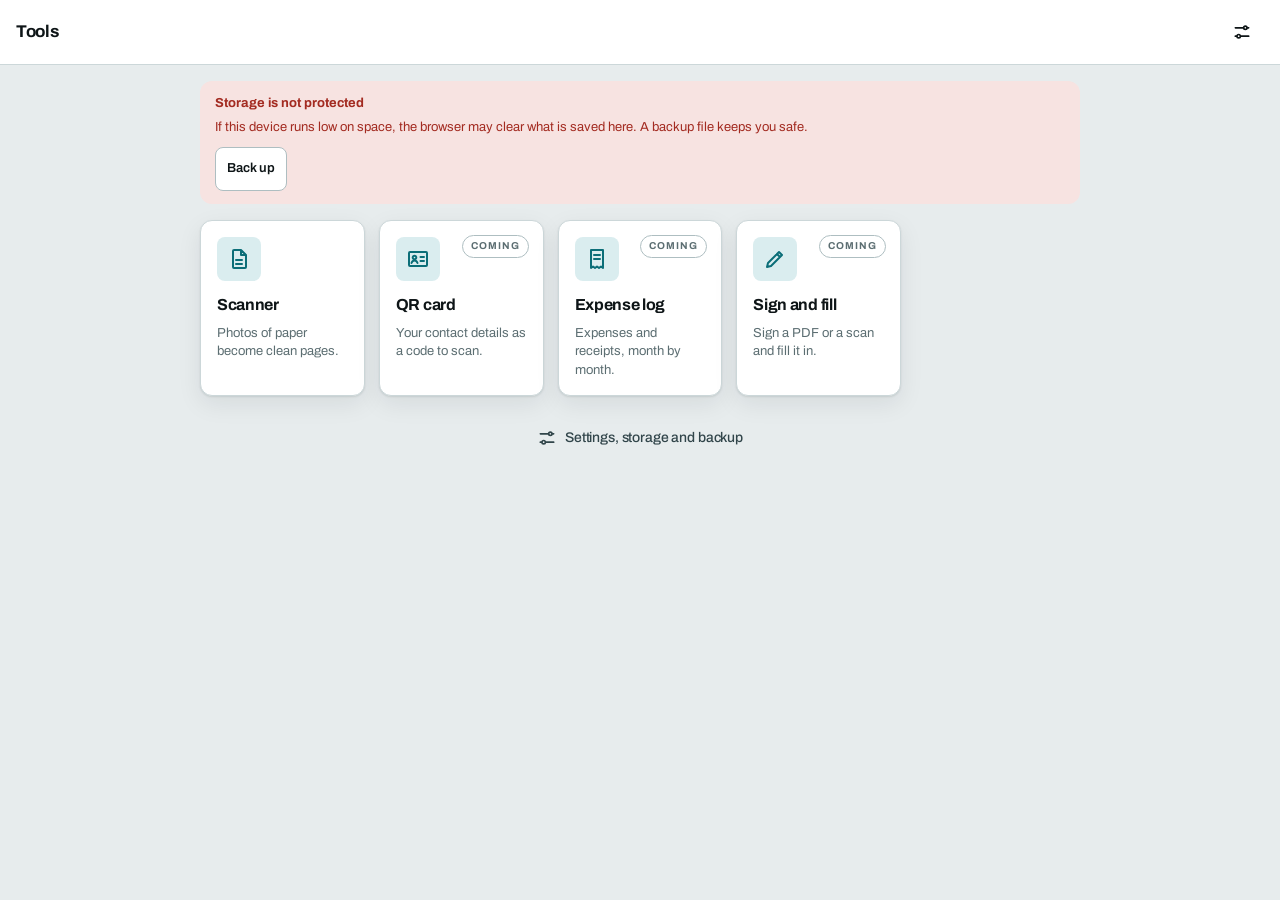
<file: index.html>
<!doctype html>
<html lang="en">
<head>
<meta charset="utf-8">
<meta name="viewport" content="width=device-width, initial-scale=1, viewport-fit=cover">
<meta name="robots" content="noindex, nofollow">
<meta name="theme-color" content="#0B6E78">
<link rel="manifest" href="/manifest.webmanifest">
<link rel="icon" href="/icons/icon-192.png">
<title>Tools</title>
<!-- The chosen colours, set before anything is drawn. app/src/theme.ts keeps this copy of the choice. -->
<script>try{var t=localStorage.getItem("tools.theme");if(t==="light"||t==="dark")document.documentElement.setAttribute("data-theme",t)}catch(e){}</script>
  <script type="module" crossorigin src="/assets/launcher-BDKqw69Y.js"></script>
  <link rel="modulepreload" crossorigin href="/assets/page-CAFftNWF.js">
  <link rel="modulepreload" crossorigin href="/assets/backup-BgKKnVbH.js">
  <link rel="modulepreload" crossorigin href="/assets/incoming-CDwqfWnA.js">
  <link rel="modulepreload" crossorigin href="/assets/reach-BmyiDXDU.js">
  <link rel="modulepreload" crossorigin href="/assets/tools-AoK7GdGH.js">
  <link rel="stylesheet" crossorigin href="/assets/page-Di5jCSKJ.css">
  <link rel="stylesheet" crossorigin href="/assets/launcher-C1RZApzm.css">
</head>
<body>
<main id="app"></main>
</body>
</html>
</file>
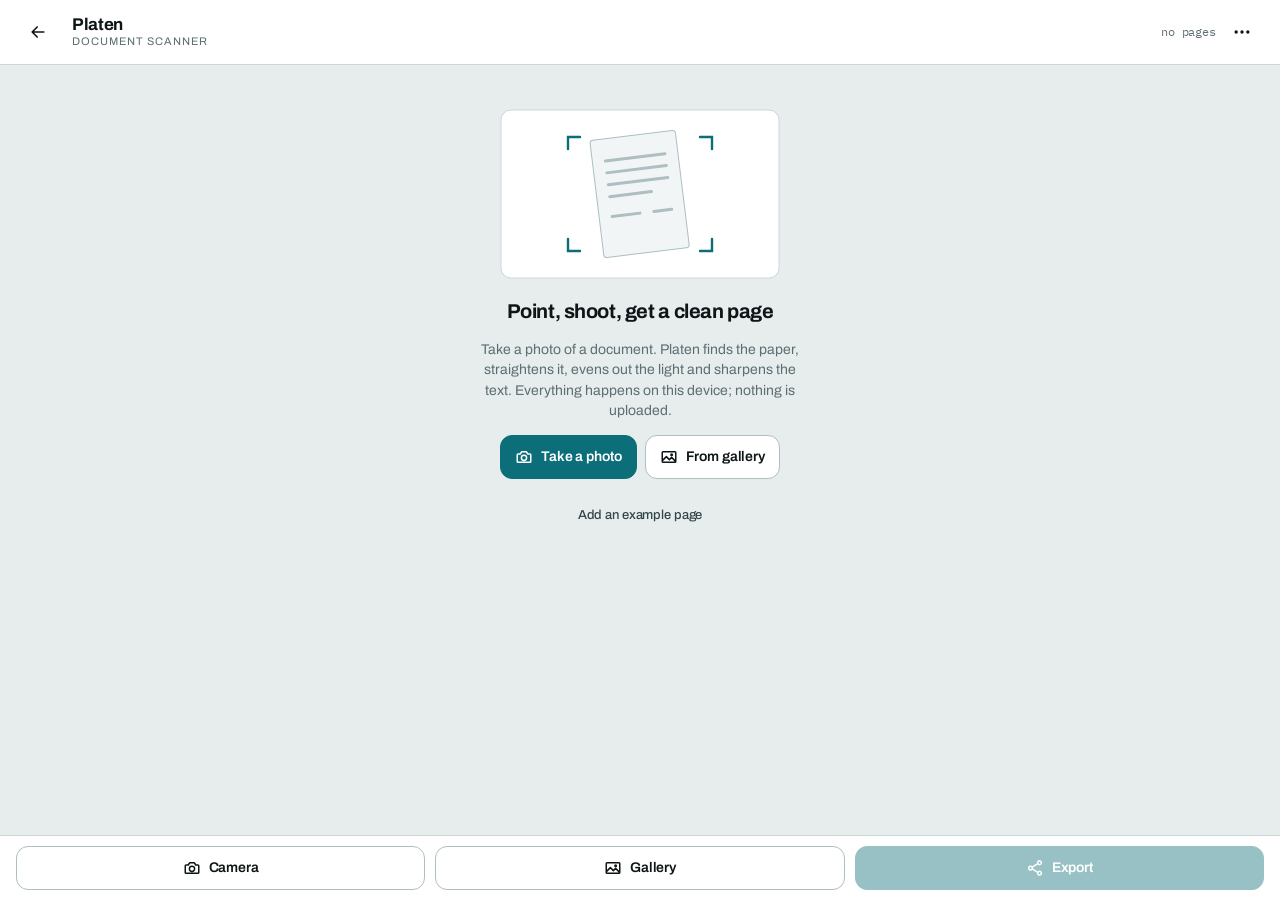
<file: doc-scanner/index.html>
<!doctype html>
<html lang="en">
<head>
<meta charset="utf-8">
<meta name="viewport" content="width=device-width, initial-scale=1, viewport-fit=cover">
<meta name="robots" content="noindex, nofollow">
<meta name="theme-color" content="#0B6E78">
<link rel="manifest" href="/manifest.webmanifest">
<link rel="icon" href="/icons/icon-192.png">
<title>Scanner</title>
<!-- The chosen colours, set before anything is drawn. app/src/theme.ts keeps this copy of the choice. -->
<script>try{var t=localStorage.getItem("tools.theme");if(t==="light"||t==="dark")document.documentElement.setAttribute("data-theme",t)}catch(e){}</script>
  <script type="module" crossorigin src="/assets/scanner-CY_6ggXV.js"></script>
  <link rel="modulepreload" crossorigin href="/assets/page-CAFftNWF.js">
  <link rel="modulepreload" crossorigin href="/assets/reach-BmyiDXDU.js">
  <link rel="modulepreload" crossorigin href="/assets/inbox-Czugqkq5.js">
  <link rel="stylesheet" crossorigin href="/assets/page-Di5jCSKJ.css">
  <link rel="stylesheet" crossorigin href="/assets/scanner-BunYj7PL.css">
</head>
<!-- One fixed screen: the bars stay put and only the middle moves (shared/ui: body class "fill"). -->
<body class="fill">
<div id="app"></div>
</body>
</html>
</file>
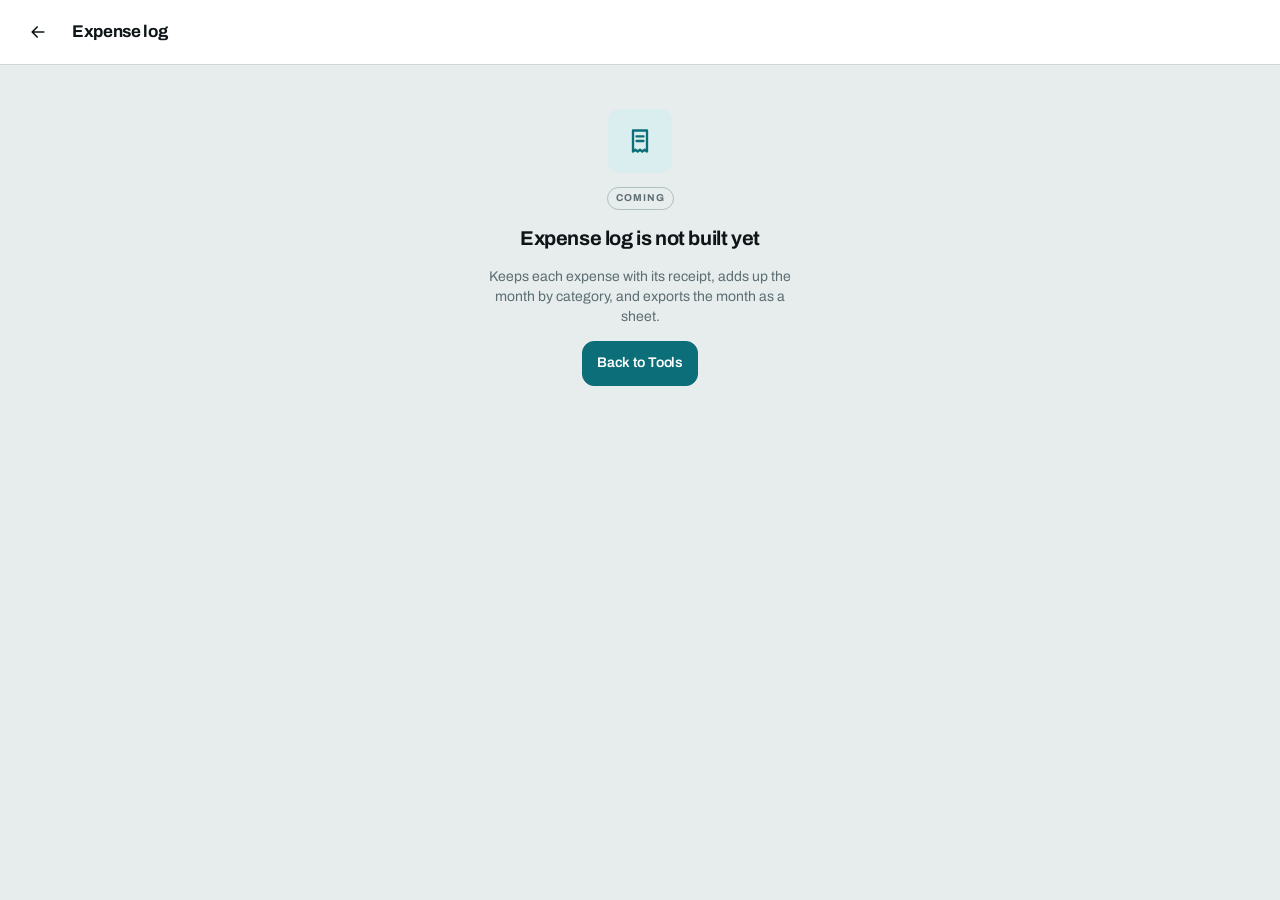
<file: expense-log/index.html>
<!doctype html>
<html lang="en">
<head>
<meta charset="utf-8">
<meta name="viewport" content="width=device-width, initial-scale=1, viewport-fit=cover">
<meta name="robots" content="noindex, nofollow">
<meta name="theme-color" content="#0B6E78">
<link rel="manifest" href="/manifest.webmanifest">
<link rel="icon" href="/icons/icon-192.png">
<title>Expense log</title>
<!-- The chosen colours, set before anything is drawn. app/src/theme.ts keeps this copy of the choice. -->
<script>try{var t=localStorage.getItem("tools.theme");if(t==="light"||t==="dark")document.documentElement.setAttribute("data-theme",t)}catch(e){}</script>
  <script type="module" crossorigin src="/assets/page-CAFftNWF.js"></script>
  <script type="module" crossorigin src="/assets/tools-AoK7GdGH.js"></script>
  <script type="module" crossorigin src="/assets/coming-CxWUI-Qd.js"></script>
  <link rel="stylesheet" crossorigin href="/assets/page-Di5jCSKJ.css">
  <link rel="stylesheet" crossorigin href="/assets/coming-ChJsoUKE.css">
</head>
<body data-tool="expenses">
<main id="app"></main>
</body>
</html>
</file>
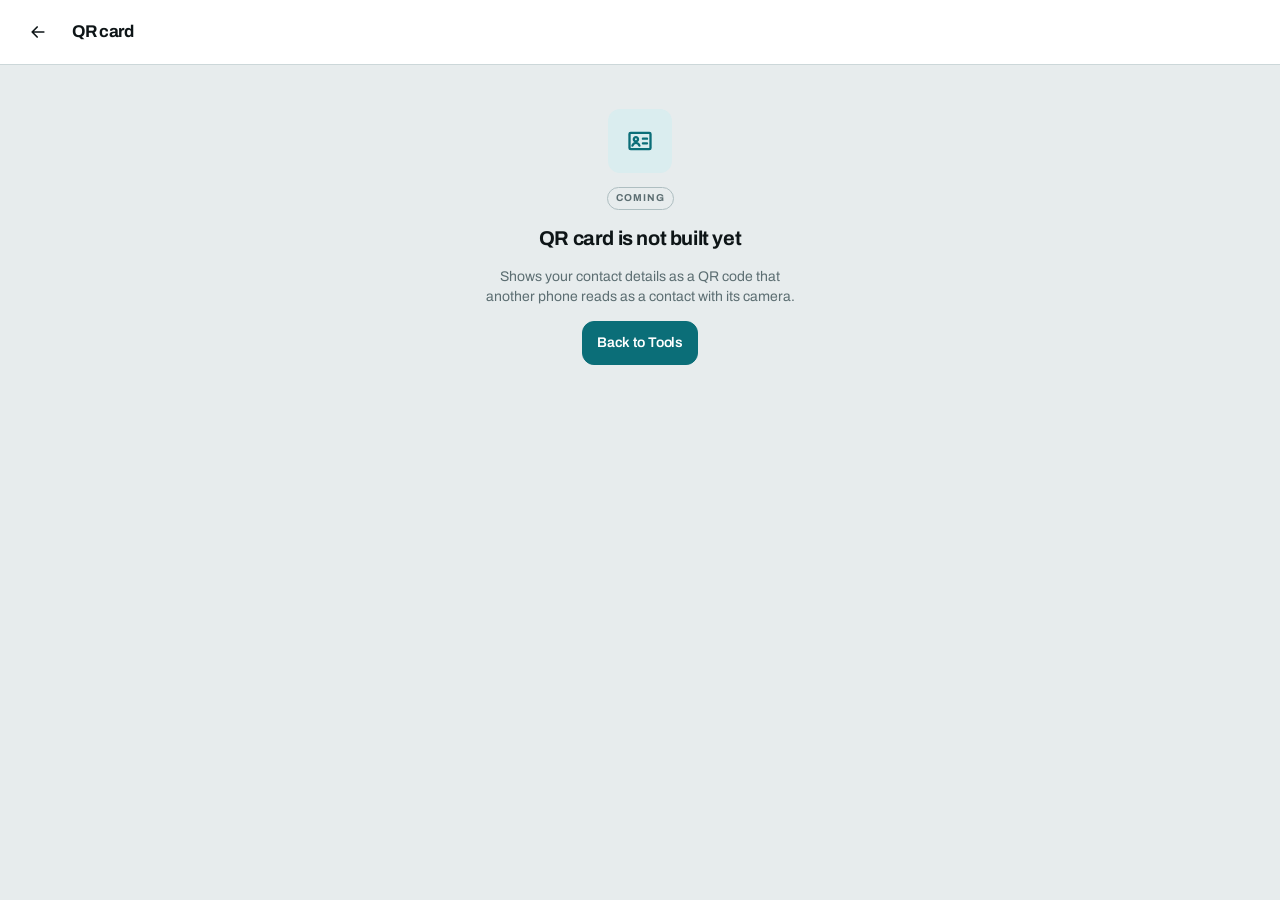
<file: qr-card/index.html>
<!doctype html>
<html lang="en">
<head>
<meta charset="utf-8">
<meta name="viewport" content="width=device-width, initial-scale=1, viewport-fit=cover">
<meta name="robots" content="noindex, nofollow">
<meta name="theme-color" content="#0B6E78">
<link rel="manifest" href="/manifest.webmanifest">
<link rel="icon" href="/icons/icon-192.png">
<title>QR card</title>
<!-- The chosen colours, set before anything is drawn. app/src/theme.ts keeps this copy of the choice. -->
<script>try{var t=localStorage.getItem("tools.theme");if(t==="light"||t==="dark")document.documentElement.setAttribute("data-theme",t)}catch(e){}</script>
  <script type="module" crossorigin src="/assets/page-CAFftNWF.js"></script>
  <script type="module" crossorigin src="/assets/tools-AoK7GdGH.js"></script>
  <script type="module" crossorigin src="/assets/coming-CxWUI-Qd.js"></script>
  <link rel="stylesheet" crossorigin href="/assets/page-Di5jCSKJ.css">
  <link rel="stylesheet" crossorigin href="/assets/coming-ChJsoUKE.css">
</head>
<body data-tool="card">
<main id="app"></main>
</body>
</html>
</file>
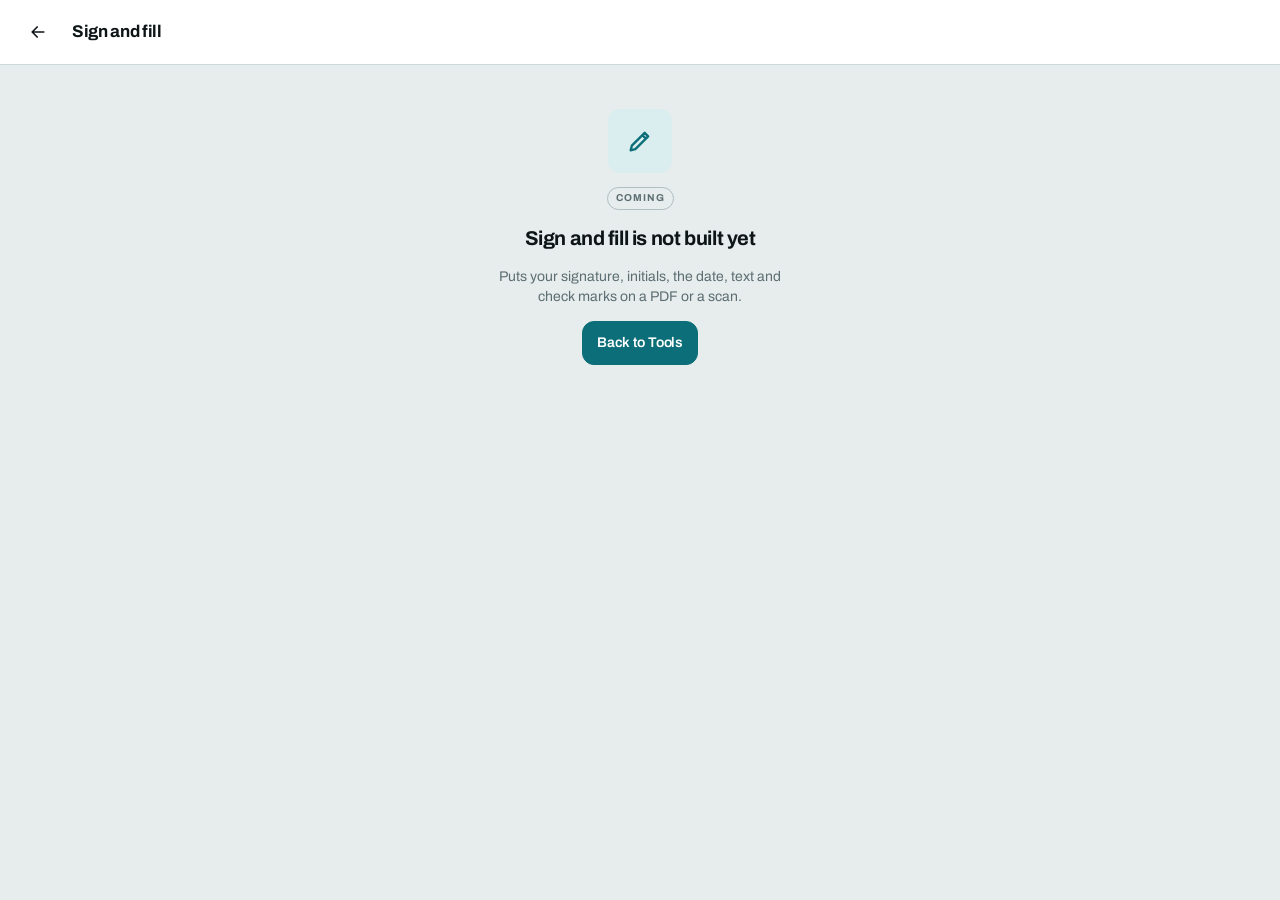
<file: sign-and-fill/index.html>
<!doctype html>
<html lang="en">
<head>
<meta charset="utf-8">
<meta name="viewport" content="width=device-width, initial-scale=1, viewport-fit=cover">
<meta name="robots" content="noindex, nofollow">
<meta name="theme-color" content="#0B6E78">
<link rel="manifest" href="/manifest.webmanifest">
<link rel="icon" href="/icons/icon-192.png">
<title>Sign and fill</title>
<!-- The chosen colours, set before anything is drawn. app/src/theme.ts keeps this copy of the choice. -->
<script>try{var t=localStorage.getItem("tools.theme");if(t==="light"||t==="dark")document.documentElement.setAttribute("data-theme",t)}catch(e){}</script>
  <script type="module" crossorigin src="/assets/page-CAFftNWF.js"></script>
  <script type="module" crossorigin src="/assets/tools-AoK7GdGH.js"></script>
  <script type="module" crossorigin src="/assets/coming-CxWUI-Qd.js"></script>
  <link rel="stylesheet" crossorigin href="/assets/page-Di5jCSKJ.css">
  <link rel="stylesheet" crossorigin href="/assets/coming-ChJsoUKE.css">
</head>
<body data-tool="sign">
<main id="app"></main>
</body>
</html>
</file>
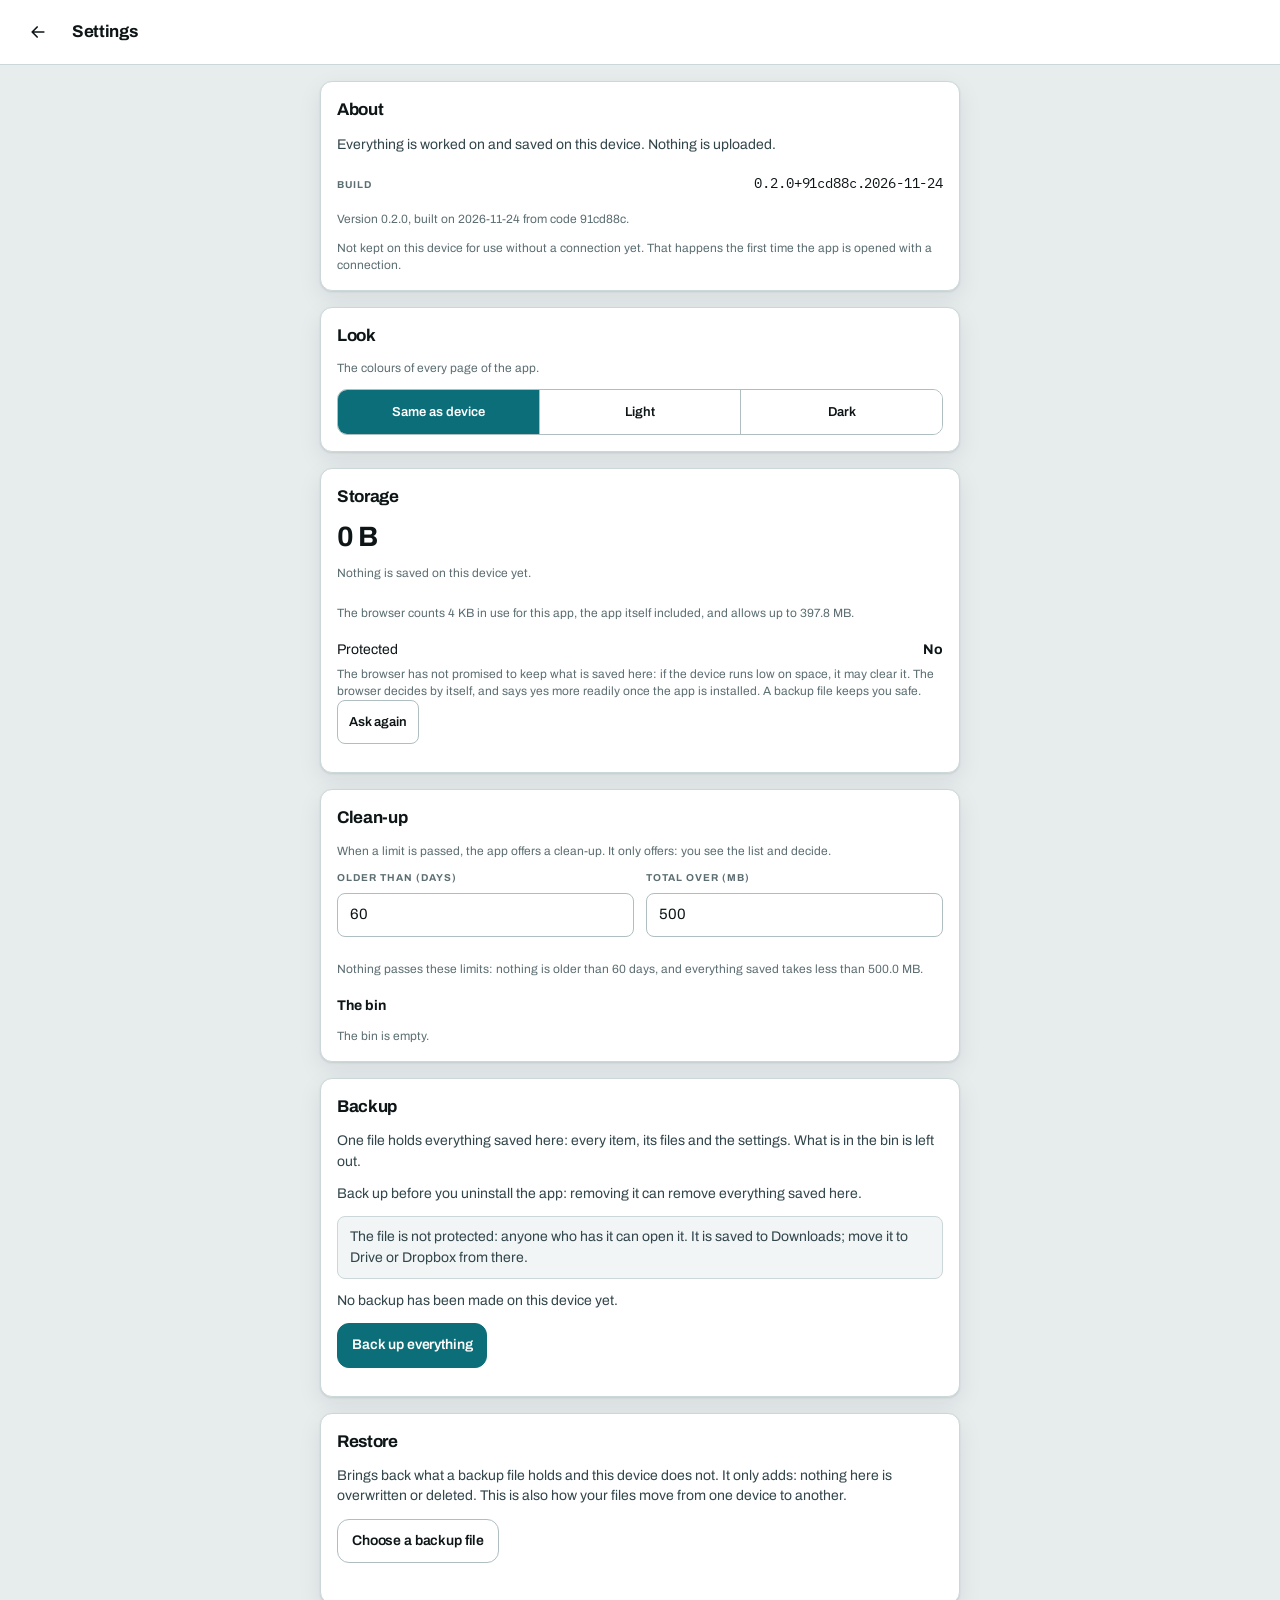
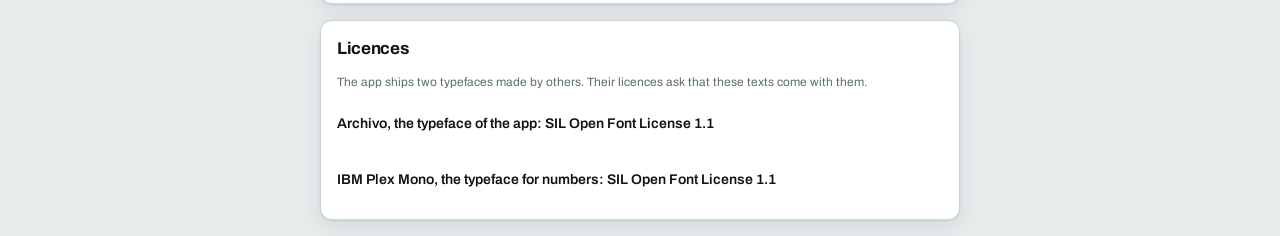
<file: app/settings/index.html>
<!doctype html>
<html lang="en">
<head>
<meta charset="utf-8">
<meta name="viewport" content="width=device-width, initial-scale=1, viewport-fit=cover">
<meta name="robots" content="noindex, nofollow">
<meta name="theme-color" content="#0B6E78">
<link rel="manifest" href="/manifest.webmanifest">
<link rel="icon" href="/icons/icon-192.png">
<title>Settings</title>
<!-- The chosen colours, set before anything is drawn. app/src/theme.ts keeps this copy of the choice. -->
<script>try{var t=localStorage.getItem("tools.theme");if(t==="light"||t==="dark")document.documentElement.setAttribute("data-theme",t)}catch(e){}</script>
  <script type="module" crossorigin src="/assets/settings-CZ0vUbl5.js"></script>
  <link rel="modulepreload" crossorigin href="/assets/page-CAFftNWF.js">
  <link rel="modulepreload" crossorigin href="/assets/backup-BgKKnVbH.js">
  <link rel="modulepreload" crossorigin href="/assets/reach-BmyiDXDU.js">
  <link rel="stylesheet" crossorigin href="/assets/page-Di5jCSKJ.css">
  <link rel="stylesheet" crossorigin href="/assets/settings-i-Ci_UyV.css">
</head>
<body>
<main id="app"></main>
</body>
</html>
</file>
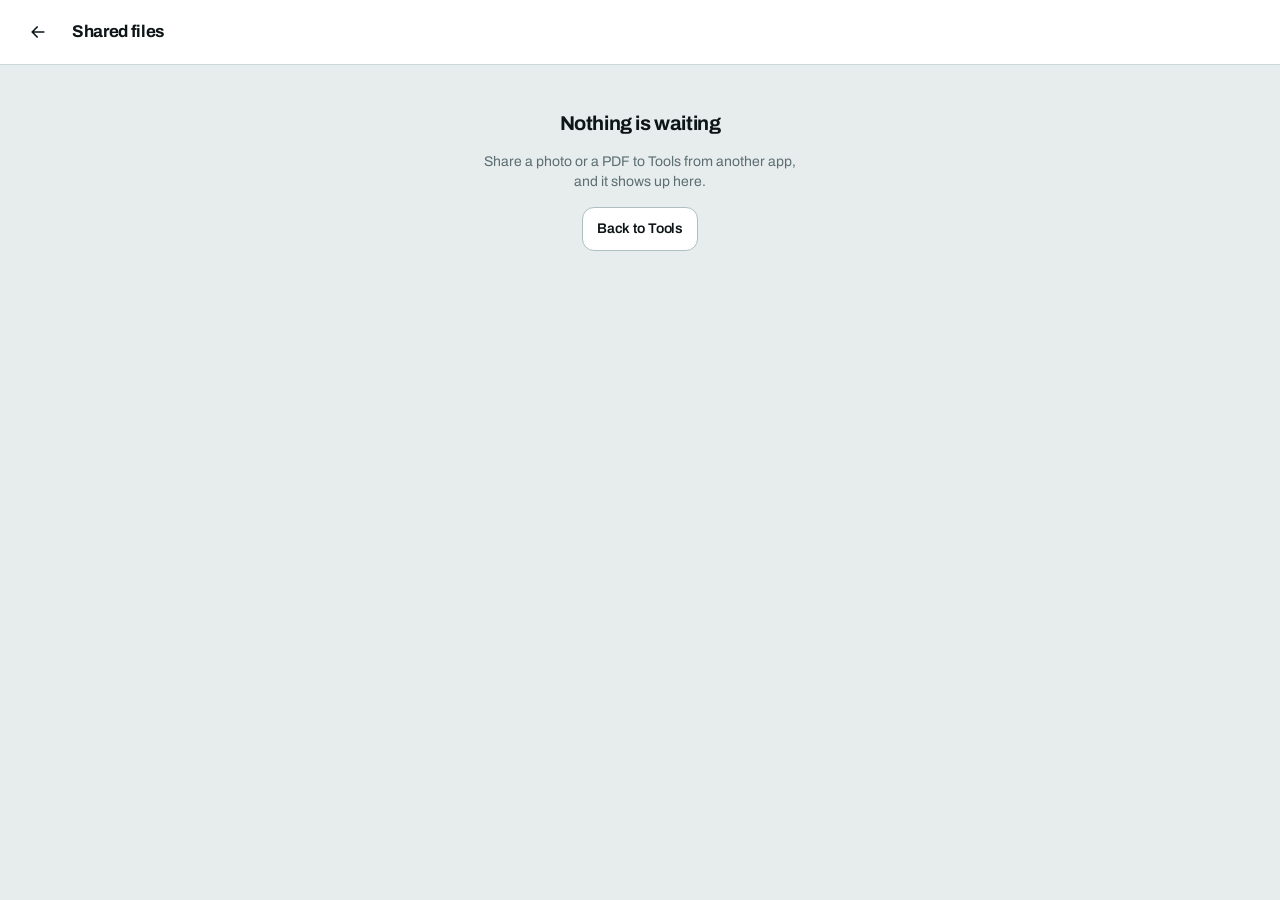
<file: app/share/index.html>
<!doctype html>
<html lang="en">
<head>
<meta charset="utf-8">
<meta name="viewport" content="width=device-width, initial-scale=1, viewport-fit=cover">
<meta name="robots" content="noindex, nofollow">
<meta name="theme-color" content="#0B6E78">
<link rel="manifest" href="/manifest.webmanifest">
<link rel="icon" href="/icons/icon-192.png">
<title>Shared files</title>
<!-- The chosen colours, set before anything is drawn. app/src/theme.ts keeps this copy of the choice. -->
<script>try{var t=localStorage.getItem("tools.theme");if(t==="light"||t==="dark")document.documentElement.setAttribute("data-theme",t)}catch(e){}</script>
  <script type="module" crossorigin src="/assets/share-CY5KsSK_.js"></script>
  <link rel="modulepreload" crossorigin href="/assets/page-CAFftNWF.js">
  <link rel="modulepreload" crossorigin href="/assets/inbox-Czugqkq5.js">
  <link rel="modulepreload" crossorigin href="/assets/incoming-CDwqfWnA.js">
  <link rel="stylesheet" crossorigin href="/assets/page-Di5jCSKJ.css">
  <link rel="stylesheet" crossorigin href="/assets/share-CcYEYH1O.css">
</head>
<body>
<main id="app"></main>
</body>
</html>
</file>
<file: assets/page-Di5jCSKJ.css>
@font-face{font-family:Archivo;font-style:normal;font-weight:400;font-display:swap;src:url(/assets/archivo-latin-400-normal-C81ewxNO.woff2)format("woff2")}@font-face{font-family:Archivo;font-style:normal;font-weight:500;font-display:swap;src:url(/assets/archivo-latin-500-normal-CGugC8dq.woff2)format("woff2")}@font-face{font-family:Archivo;font-style:normal;font-weight:600;font-display:swap;src:url(/assets/archivo-latin-600-normal-3BBy0ZsW.woff2)format("woff2")}@font-face{font-family:Archivo;font-style:normal;font-weight:700;font-display:swap;src:url(/assets/archivo-latin-700-normal-D9cHMWGj.woff2)format("woff2")}@font-face{font-family:IBM Plex Mono;font-style:normal;font-weight:400;font-display:swap;src:url(/assets/IBMPlexMono-Regular-Latin1-DYPusg7z.woff2)format("woff2")}@font-face{font-family:IBM Plex Mono;font-style:normal;font-weight:500;font-display:swap;src:url(/assets/IBMPlexMono-Medium-Latin1-CfBEoGIJ.woff2)format("woff2")}:root{--bg:#e7eced;--surface:#fff;--surface-2:#f1f5f6;--surface-3:#e3eaeb;--ink:#0e1517;--ink-2:#31454a;--muted:#5c6e72;--line:#ccd7d9;--line-strong:#aebec1;--accent:#0b6e78;--accent-hi:#0a8794;--accent-ink:#fff;--accent-soft:#daedef;--danger:#a32b21;--danger-soft:#f7e3e1;--stage:#0a0e0f;--stage-2:#141b1d;--stage-ink:#d6e0e2;--stage-line:#2a383b;--r:12px;--r-sm:8px;--r-lg:18px;--shadow:0 1px 2px #0a1e221a, 0 8px 24px #0a1e2214;--shadow-sheet:0 -8px 40px #0a1e2238;--ui:"Archivo", -apple-system, BlinkMacSystemFont, "Segoe UI", Roboto, sans-serif;--mono:"IBM Plex Mono", ui-monospace, SFMono-Regular, Menlo, Consolas, monospace;--touch:44px;--lightningcss-light:initial;--lightningcss-dark: ;color-scheme:light dark}@media (prefers-color-scheme:dark){:root{--lightningcss-light: ;--lightningcss-dark:initial}:root:not([data-theme=light]){--bg:#0d1214;--surface:#151c1e;--surface-2:#1c2528;--surface-3:#243033;--ink:#e6edee;--ink-2:#bccbce;--muted:#8fa1a5;--line:#283436;--line-strong:#3b4c50;--accent:#2baebc;--accent-hi:#4fc9d6;--accent-ink:#052227;--accent-soft:#11363b;--danger:#ee8a80;--danger-soft:#3a1e1b;--stage:#07090a;--stage-2:#111719;--stage-ink:#c9d4d6;--stage-line:#232f32;--shadow:0 1px 2px #00000073, 0 8px 24px #0006;--shadow-sheet:0 -8px 40px #0000008c}}:root[data-theme=dark]{--bg:#0d1214;--surface:#151c1e;--surface-2:#1c2528;--surface-3:#243033;--ink:#e6edee;--ink-2:#bccbce;--muted:#8fa1a5;--line:#283436;--line-strong:#3b4c50;--accent:#2baebc;--accent-hi:#4fc9d6;--accent-ink:#052227;--accent-soft:#11363b;--danger:#ee8a80;--danger-soft:#3a1e1b;--stage:#07090a;--stage-2:#111719;--stage-ink:#c9d4d6;--stage-line:#232f32;--shadow:0 1px 2px #00000073, 0 8px 24px #0006;--shadow-sheet:0 -8px 40px #0000008c}:root{--scrim:#060c0e80;--shadow-float:0 6px 24px #00000059;--z-bar:5;--z-sheet:20;--z-viewer:30;--z-toast:40}*,:before,:after{box-sizing:border-box}html{-webkit-text-size-adjust:100%;-moz-text-size-adjust:100%;text-size-adjust:100%;height:100%}body{background:var(--bg);min-height:100%;color:var(--ink);font-family:var(--ui);flex-direction:column;margin:0;font-size:15px;line-height:1.45;display:flex}body.fill{height:100%;overflow:hidden}h1,h2,h3,p{margin:0}button,input,select,textarea{font:inherit;color:inherit}a{color:var(--accent)}[hidden]{display:none!important}:where(a,button,label.btn,select,input,textarea,[tabindex]):focus-visible{outline:2px solid var(--accent-hi);outline-offset:2px}.mono{font-family:var(--mono);font-variant-numeric:tabular-nums;letter-spacing:-.01em}.lbl{letter-spacing:.1em;text-transform:uppercase;color:var(--muted);font-size:10px;font-weight:700}.hint{color:var(--muted);font-size:12px;line-height:1.4}.bar{background:var(--surface);border-bottom:1px solid var(--line);min-height:56px;z-index:var(--z-bar);flex:none;align-items:center;gap:12px;padding:10px 16px;display:flex;position:sticky;top:0}.bar-bottom{border-bottom:none;border-top:1px solid var(--line);padding-bottom:calc(10px + env(safe-area-inset-bottom,0px));gap:10px;margin-top:auto;top:auto;bottom:0}.brand{flex:1;align-items:center;gap:10px;min-width:0;display:flex}.brand h1{letter-spacing:-.02em;font-size:17px;font-weight:700;line-height:1.1}.brand .sub{color:var(--muted);letter-spacing:.09em;text-transform:uppercase;font-size:11px;line-height:1.3}.count{color:var(--muted);white-space:nowrap;font-size:12px}.btn{appearance:none;border:1px solid var(--line-strong);background:var(--surface);color:var(--ink);border-radius:var(--r);letter-spacing:-.01em;cursor:pointer;white-space:nowrap;min-height:var(--touch);justify-content:center;align-items:center;gap:8px;padding:11px 14px;font-size:14px;font-weight:600;text-decoration:none;transition:background .12s,border-color .12s,transform 60ms;display:inline-flex}.btn:active{transform:translateY(1px)}.btn:disabled,.btn[aria-disabled=true]{opacity:.42;cursor:default;pointer-events:none}.btn svg{flex:none}.btn-primary{background:var(--accent);border-color:var(--accent);color:var(--accent-ink)}.btn-ghost{color:var(--ink-2);background:0 0;border-color:#0000;font-weight:500}.btn-ghost:hover{background:var(--surface-2)}.btn-danger{color:var(--danger);background:0 0;border-color:#0000}.btn-primary.btn-danger{background:var(--danger);border-color:var(--danger);color:var(--surface)}.btn-sm{border-radius:var(--r-sm);padding:7px 11px;font-size:13px}.btn-icon{width:var(--touch);background:0 0;border-color:#0000;border-radius:50%;padding:0}label.btn{position:relative}.hidden-input{opacity:0;cursor:pointer;border:0;width:100%;height:100%;margin:0;padding:0;font-size:1px;position:absolute;inset:0}.view{flex-direction:column;flex:auto;min-height:0;display:flex}.scroll{-webkit-overflow-scrolling:touch;padding:16px;flex:auto;min-height:0;padding-block-end:24px;overflow-y:auto}.row{flex-wrap:wrap;align-items:center;gap:8px;display:flex}.stack{flex-direction:column;gap:12px;display:flex}.grow{flex:1}.sr-only{clip-path:inset(50%);white-space:nowrap;border:0;width:1px;height:1px;margin:-1px;padding:0;position:absolute;overflow:hidden}.empty{text-align:center;flex-direction:column;align-items:center;gap:14px;max-width:520px;margin:0 auto;padding-block:28px;display:flex}.empty h2{letter-spacing:-.02em;text-wrap:balance;font-size:20px;font-weight:700}.empty p{color:var(--muted);max-width:40ch;font-size:14px}.grid{grid-template-columns:repeat(auto-fill,minmax(150px,1fr));gap:14px;max-width:880px;margin:0 auto;display:grid}.card{background:var(--surface);border:1px solid var(--line);border-radius:var(--r);box-shadow:var(--shadow);flex-direction:column;display:flex;overflow:hidden}.chips{scrollbar-width:thin;gap:6px;padding-bottom:2px;display:flex;overflow-x:auto}.chip{border:1px solid var(--line-strong);background:var(--surface);color:var(--ink);cursor:pointer;white-space:nowrap;min-height:var(--touch);border-radius:999px;flex:none;padding:7px 13px;font-size:13px;font-weight:600}.chip[aria-pressed=true]{background:var(--accent);border-color:var(--accent);color:var(--accent-ink)}.seg{border:1px solid var(--line-strong);border-radius:10px;display:flex;overflow:hidden}.seg button{background:var(--surface);color:var(--ink);cursor:pointer;min-height:var(--touch);border:0;border-left:1px solid var(--line-strong);flex:1;padding:10px 8px;font-size:13px;font-weight:600}.seg button:first-child{border-left:0}.seg button[aria-pressed=true]{background:var(--accent);color:var(--accent-ink)}.seg button:focus-visible{outline-offset:-3px}.field{flex-direction:column;gap:7px;display:flex}.input{appearance:none;width:100%;min-height:var(--touch);border:1px solid var(--line-strong);border-radius:var(--r-sm);background:var(--surface);color:var(--ink);padding:10px 12px;font-size:15px}.input::placeholder{color:var(--muted)}.sliders{gap:9px;display:grid}.slider{grid-template-columns:78px 1fr 44px;align-items:center;gap:10px;display:grid}.slider span:first-child{color:var(--muted);font-size:12px}.slider output{font-family:var(--mono);color:var(--muted);text-align:right;font-size:11px}input[type=range]{appearance:none;width:100%;height:var(--touch);background:0 0;margin:0}input[type=range]::-webkit-slider-runnable-track{background:var(--line-strong);border-radius:2px;height:4px}input[type=range]::-moz-range-track{background:var(--line-strong);border-radius:2px;height:4px}input[type=range]::-webkit-slider-thumb{-webkit-appearance:none;background:var(--accent);border:2px solid var(--surface);width:22px;height:22px;box-shadow:var(--shadow);border-radius:50%;margin-top:-9px}input[type=range]::-moz-range-thumb{background:var(--accent);border:2px solid var(--surface);width:20px;height:20px;box-shadow:var(--shadow);border-radius:50%}.backdrop{background:var(--scrim);z-index:var(--z-sheet);overscroll-behavior:contain;justify-content:center;align-items:flex-end;display:flex;position:fixed;inset:0}.sheet{background:var(--surface);border-radius:var(--r-lg) var(--r-lg) 0 0;width:100%;max-width:560px;box-shadow:var(--shadow-sheet);overscroll-behavior:contain;max-height:88%;padding:18px 16px;padding-bottom:calc(18px + env(safe-area-inset-bottom,0px));outline:none;flex-direction:column;gap:16px;display:flex;overflow-y:auto}.sheet h2{letter-spacing:-.02em;font-size:17px;font-weight:700}.sheet-head{justify-content:space-between;align-items:center;gap:10px;display:flex}.sheet-body{color:var(--ink-2);font-size:14px}@media (prefers-reduced-motion:no-preference){.backdrop{animation:.14s ease-out backdrop-in}.sheet{animation:.16s ease-out sheet-in}}@keyframes backdrop-in{0%{opacity:0}}@keyframes sheet-in{0%{transform:translateY(24px)}}.notice{background:var(--surface-2);border:1px solid var(--line);border-radius:var(--r-sm);color:var(--ink-2);padding:10px 12px;font-size:12.5px;line-height:1.45}.notice.warn{background:var(--danger-soft);color:var(--danger);border-color:#0000}.banner{background:var(--danger-soft);max-width:880px;color:var(--danger);border-radius:var(--r);margin:0 auto 16px;padding:13px 15px;font-size:13px;line-height:1.5}.banner strong{margin-bottom:4px;font-weight:700;display:block}.banner .btn{color:var(--ink);background:var(--surface);border-color:var(--line-strong)}.banner .btn-ghost{color:var(--danger);background:0 0;border-color:#0000}.toast{left:50%;bottom:calc(24px + env(safe-area-inset-bottom,0px));background:var(--stage-2);color:var(--stage-ink);z-index:var(--z-toast);box-shadow:var(--shadow-float);text-align:center;pointer-events:none;border-radius:999px;max-width:90%;padding:11px 16px;font-size:13px;position:fixed;transform:translate(-50%)}.spin{border:2px solid var(--line-strong);border-top-color:var(--accent);border-radius:50%;flex:none;width:16px;height:16px;animation:.8s linear infinite spin}@keyframes spin{to{transform:rotate(360deg)}}@media (prefers-reduced-motion:reduce){.spin{animation-duration:2.4s}}:root[data-theme=light]{--lightningcss-light:initial;--lightningcss-dark: ;color-scheme:light}:root[data-theme=dark]{--lightningcss-light: ;--lightningcss-dark:initial;color-scheme:dark}.update-bar{width:100%;min-height:var(--touch);background:var(--accent);color:var(--accent-ink);font:inherit;text-align:center;cursor:pointer;border:0;flex:none;margin:0;padding:10px 16px;font-size:14px;font-weight:600}.update-bar[aria-busy=true]{cursor:default;opacity:.8}.banner.calm{background:var(--accent-soft);color:var(--ink)}.banner.calm .btn-ghost{color:var(--ink-2)}.banner .row{margin-top:10px}
</file>
<file: assets/launcher-C1RZApzm.css>
.tag{letter-spacing:.1em;text-transform:uppercase;color:var(--muted);border:1px solid var(--line-strong);white-space:nowrap;border-radius:999px;padding:3px 8px;font-size:10px;font-weight:700}.launcher{flex:auto;padding:16px}.notices:empty{display:none}.tile{min-height:148px;color:var(--ink);gap:8px;padding:16px;text-decoration:none;position:relative}.tile:hover{border-color:var(--line-strong)}.tile-icon{width:var(--touch);height:var(--touch);border-radius:var(--r-sm);background:var(--accent-soft);color:var(--accent);place-items:center;margin-bottom:4px;display:grid}.tile h2{letter-spacing:-.02em;font-size:16px;font-weight:700}.tile p{color:var(--muted);font-size:13px;line-height:1.4}.tile .tag{position:absolute;top:14px;right:14px}.launcher-foot{justify-content:center;max-width:880px;margin:20px auto 0;display:flex}
</file>
<file: assets/scanner-BunYj7PL.css>
.share-status{min-height:22px;color:var(--ink-2);align-items:center;gap:8px;font-size:13px;font-weight:500;display:flex}.share-buttons{flex-wrap:wrap;gap:8px;display:flex}.share-buttons .btn{flex:auto}.share-buttons .btn[data-sent=true]{background:var(--accent-soft);border-color:var(--accent-soft);color:var(--accent)}.viewer{z-index:var(--z-viewer);background:var(--stage);color:var(--stage-ink);outline:none;flex-direction:column;display:flex;position:fixed;inset:0}.viewer-bar{min-height:56px;padding:6px 8px 6px 16px;padding-top:calc(6px + env(safe-area-inset-top,0px));background:var(--stage-2);border-bottom:1px solid var(--stage-line);flex:none;align-items:center;gap:12px;display:flex}.viewer-foot{padding:6px 16px;padding-bottom:calc(6px + env(safe-area-inset-bottom,0px));background:var(--stage-2);border-top:1px solid var(--stage-line);flex:none;justify-content:center;align-items:center;gap:22px;display:flex}.viewer-name{text-overflow:ellipsis;white-space:nowrap;flex:1;min-width:0;font-size:13px;overflow:hidden}.viewer-count{text-align:center;min-width:7ch;font-size:13px}.viewer .btn-icon{color:var(--stage-ink)}.viewer .btn-icon:hover{background:var(--stage-line)}.viewer-stage{touch-action:none;-webkit-user-select:none;user-select:none;cursor:grab;flex:auto;min-height:0;position:relative;overflow:hidden}.viewer-img{object-fit:contain;transform-origin:50%;will-change:transform;-webkit-user-drag:none;pointer-events:none;width:100%;height:100%;display:block;position:absolute;inset:0}.viewer-msg{text-align:center;color:var(--stage-ink);place-items:center;padding:24px;font-size:13px;display:grid;position:absolute;inset:0}.test-main{flex-direction:column;flex:auto;min-height:0;display:flex}.test-card{flex-direction:column;gap:14px;max-width:520px;margin:0 auto;padding-block:12px;display:flex}.test-card h2{letter-spacing:-.02em;text-wrap:balance;font-size:20px;font-weight:700}.test-card p{font-size:14px}.test-card .notice p{font-size:12.5px}.test-card .notice strong{margin-bottom:4px;display:block}.test-line{color:var(--ink-2);background:var(--surface);border-bottom:1px solid var(--line);flex:none;padding:10px 16px;font-size:13px}.test-crops{background:var(--stage);touch-action:none;-webkit-user-select:none;user-select:none;cursor:grab;flex:auto;gap:8px;min-height:0;padding:8px;display:flex}.test-crops[data-dir=row]{flex-direction:row}.test-crops[data-dir=column]{flex-direction:column}.test-crop{border-radius:var(--r-sm);background:var(--stage-2);flex:1 1 0;place-items:center;min-width:0;min-height:0;display:grid;position:relative;overflow:hidden}.test-crop canvas{display:block}.test-crop .tag{font-family:var(--mono);pointer-events:none;background:color-mix(in srgb, var(--stage) 74%, transparent);color:var(--stage-ink);border-radius:5px;padding:2px 8px;font-size:13px;font-weight:500;position:absolute;top:8px;left:8px}.test-crops[data-layout=one][data-showing="1"] .test-crop[data-slot="2"],.test-crops[data-layout=one][data-showing="2"] .test-crop[data-slot="1"]{display:none}.test-picks .btn{min-width:0}.test-failed{flex-wrap:nowrap}.test-failed .hint{min-width:0;color:var(--ink-2);font-size:13px}.test-failed .btn{flex:none}.test-main .seg button{min-width:var(--touch);padding-inline:14px}.test-tick{min-height:var(--touch);cursor:pointer;align-items:center;gap:10px;font-size:14px;display:flex}.test-tick input{width:22px;height:22px;accent-color:var(--accent)}.scanner{flex-direction:column;flex:auto;min-height:0;display:flex}.scanner .bar .count{align-items:center;gap:4px;display:flex}.scanner .btn{min-width:var(--touch)}.scan-message{text-align:center;flex-direction:column;align-items:center;gap:12px;max-width:420px;margin:auto;padding:24px;display:flex}.scan-message h2{letter-spacing:-.02em;text-wrap:balance;font-size:18px;font-weight:700}.scan-message p{color:var(--muted);font-size:14px}.empty-art{width:100%;max-width:280px;height:auto;color:var(--accent);margin-bottom:4px;display:block}.empty-art .frame{fill:var(--surface);stroke:var(--line)}.empty-art .sheet-art{fill:var(--surface-2);stroke:var(--line-strong)}.empty-art .lines{stroke:var(--line-strong);stroke-width:3px;stroke-linecap:round;fill:none}.empty-art .marks{stroke:currentColor;stroke-width:2.4px;stroke-linecap:round;fill:none}.thumb{background:var(--surface-3);cursor:pointer;aspect-ratio:3/4;border:0;width:100%;padding:0;display:block;position:relative;overflow:hidden}.thumb img{object-fit:contain;width:100%;height:100%;display:block}.thumb .tag{font-family:var(--mono);letter-spacing:.02em;pointer-events:none;background:color-mix(in srgb, var(--stage) 74%, transparent);color:var(--stage-ink);border-radius:5px;padding:2px 6px;font-size:11px;position:absolute}.thumb .num{top:8px;left:8px}.thumb .size{font-size:10px;bottom:8px;left:8px}.thumb .badge{background:var(--accent-soft);color:var(--accent);letter-spacing:.07em;text-transform:uppercase;pointer-events:none;border-radius:5px;padding:3px 6px;font-size:10px;font-weight:700;position:absolute;bottom:8px;right:8px}.thumb .badge.warn{background:var(--danger-soft);color:var(--danger);bottom:32px}.thumb .sel{width:var(--touch);height:var(--touch);cursor:pointer;background:0 0;border:0;place-items:center;padding:0;display:grid;position:absolute;top:1px;right:1px}.thumb .sel span{border:2px solid var(--stage-ink);width:30px;height:30px;color:var(--accent-ink);background:color-mix(in srgb, var(--stage) 50%, transparent);border-radius:50%;place-items:center;display:grid}.thumb .sel svg{opacity:0}.thumb .more{width:var(--touch);height:var(--touch);cursor:pointer;color:var(--stage-ink);background:0 0;border:0;place-items:center;padding:0;display:grid;position:absolute;top:1px;right:45px}.thumb .more span{background:color-mix(in srgb, var(--stage) 50%, transparent);border-radius:50%;place-items:center;width:30px;height:30px;display:grid}.thumb .sel[aria-pressed=true] span{background:var(--accent);border-color:var(--accent-ink)}.thumb .sel[aria-pressed=true] svg{opacity:1}.thumb .pending{color:var(--muted);text-align:center;align-content:center;place-items:center;gap:8px;padding:12px;font-size:12px;display:grid;position:absolute;inset:0}.card.picked{border-color:var(--accent);box-shadow:0 0 0 2px var(--accent), var(--shadow)}.card.unreadable .thumb{cursor:default}.card.unreadable .pending{color:var(--danger)}.card-foot{border-top:1px solid var(--line);align-items:center;gap:2px;padding:2px 3px;display:flex}.card-foot .grow{min-width:0}.card-foot.kept{min-height:var(--touch);padding-left:10px}.selbar{background:var(--surface);border:1px solid var(--line);border-radius:var(--r);max-width:880px;box-shadow:var(--shadow);z-index:calc(var(--z-bar) - 1);align-items:center;gap:8px;margin:0 auto 14px;padding:6px 10px;display:flex;position:sticky;top:0}.selbar .mono{color:var(--muted);padding-left:4px;font-size:12px}.scan-notices{max-width:880px;margin:0 auto}.scan-top{flex:none}.scan-top .banner{border-radius:0;max-width:none;margin:0}.scan-top .banner .row{margin-top:6px}.undo-bar{background:var(--stage-2);color:var(--stage-ink);flex:none;align-items:center;gap:12px;padding:4px 8px 4px 16px;font-size:13px;display:flex}.undo-bar .btn{color:var(--stage-ink)}.shoot-bar{background:var(--surface);border-top:1px solid var(--line);flex-direction:column;flex:none;gap:6px;padding:8px 12px;display:flex}.shoot-row{align-items:center;gap:10px;display:flex}.shoot-added{text-overflow:ellipsis;white-space:nowrap;flex:0 auto;min-width:0;font-size:14px;font-weight:600;overflow:hidden}.shoot-another{min-height:calc(var(--touch) + 8px);flex:auto;font-size:15px}.shoot-check{color:var(--danger);background:var(--danger-soft);border-color:#0000;justify-content:flex-start;align-self:stretch}@media (max-height:560px){.shoot-bar{flex-flow:wrap;align-items:center;padding:6px 12px}.shoot-row{flex:auto;min-width:0}.shoot-another{min-height:var(--touch)}.shoot-check{align-self:center}.scanner .selbar{position:static}}.tabs{background:var(--surface-2);border-radius:10px;gap:4px;padding:3px;display:flex}.tab{border-radius:var(--r-sm);color:var(--muted);cursor:pointer;min-height:var(--touch);background:0 0;border:0;padding:7px 14px;font-size:13px;font-weight:600}.tab[aria-selected=true]{background:var(--surface);color:var(--ink);box-shadow:var(--shadow)}.stage{background:var(--stage);touch-action:none;-webkit-user-select:none;user-select:none;flex:auto;justify-content:center;align-items:center;min-height:0;padding:10px 12px 38px;display:flex;position:relative;overflow:hidden}.stage canvas{display:block}.stage-wrap{flex:none;line-height:0;position:relative}.stage-wrap .photo{position:absolute}.stage-wrap .full{cursor:grab}.crop-svg{touch-action:none;overscroll-behavior:contain;width:100%;height:100%;position:absolute;top:0;left:0;overflow:visible}.crop-svg .shade{fill:color-mix(in srgb, var(--stage) 62%, transparent)}.crop-svg .line-under{fill:none;stroke:var(--stage-ink);stroke-opacity:.6;stroke-width:3.5px}.crop-svg .line{fill:none;stroke:var(--accent-hi);stroke-width:1.8px}.crop-svg .edge{fill:var(--stage-2);stroke:var(--accent-hi);stroke-width:2px}.crop-svg .corner{fill:color-mix(in srgb, var(--stage) 75%, transparent);stroke:var(--stage-ink);stroke-width:2.5px}.crop-svg .dot{fill:var(--accent-hi)}.loupe{border:2px solid var(--stage-ink);box-shadow:var(--shadow-float);pointer-events:none;z-index:5;background:var(--stage-2);border-radius:50%;position:absolute}.stage-note{background:linear-gradient(to top, color-mix(in srgb, var(--stage) 82%, transparent), transparent);color:var(--stage-ink);font-family:var(--mono);letter-spacing:.02em;pointer-events:none;justify-content:space-between;gap:10px;padding:8px 14px;font-size:11px;display:flex;position:absolute;bottom:0;left:0;right:0}.stage-busy{background:color-mix(in srgb, var(--stage) 45%, transparent);color:var(--stage-ink);z-index:6;pointer-events:none;align-content:center;place-items:center;gap:8px;font-size:13px;display:grid;position:absolute;inset:0}.panel{background:var(--surface);border-top:1px solid var(--line);padding:12px 16px;padding-bottom:calc(12px + env(safe-area-inset-bottom,0px));flex-direction:column;flex:none;gap:11px;max-height:52vh;display:flex;overflow-y:auto}.panel .lbl{margin-bottom:6px}.panel .btn[aria-pressed=true]{background:var(--accent);border-color:var(--accent);color:var(--accent-ink)}.sliders[data-inert=yes] .slider{opacity:.42}@media (min-width:700px){.panel{max-height:44vh}}.menu-list{flex-direction:column;gap:8px;display:flex}.menu-list .btn{justify-content:flex-start}.menu-item{flex-direction:column;gap:4px;display:flex}
</file>
<file: assets/coming-ChJsoUKE.css>
.tag{letter-spacing:.1em;text-transform:uppercase;color:var(--muted);border:1px solid var(--line-strong);white-space:nowrap;border-radius:999px;padding:3px 8px;font-size:10px;font-weight:700}.coming{flex:auto;padding:16px}.coming-icon{border-radius:var(--r);background:var(--accent-soft);width:64px;height:64px;color:var(--accent);place-items:center;display:grid}
</file>
<file: assets/settings-i-Ci_UyV.css>
.settings{flex-direction:column;flex:auto;gap:16px;padding:16px;display:flex}.settings>*{width:100%;max-width:640px;margin-inline:auto}.settings>.banner{margin-bottom:0}.section{gap:12px;padding:16px;scroll-margin-top:72px;overflow:visible}.section h2{letter-spacing:-.02em;font-size:17px;font-weight:700}.section h3{margin-top:6px;font-size:14px;font-weight:700}.section p{color:var(--ink-2);font-size:14px}.section p.hint{color:var(--muted);font-size:12px}.section ul,.section ol{margin:4px 0 0;padding-left:18px}.section .notice strong{margin-bottom:2px;display:block}.big{letter-spacing:-.02em;font-size:28px;font-weight:700;line-height:1.1}.kv{justify-content:space-between;align-items:baseline;gap:12px;padding:6px 0;font-size:14px;display:flex}.kv+.kv{border-top:1px solid var(--line)}.section ul.rows{margin:0;padding:0;list-style:none}.item-row{min-height:var(--touch);border-top:1px solid var(--line);align-items:center;gap:10px;padding:8px 0;display:flex}.item-row.wrap{flex-wrap:wrap}.item-main{flex:1;min-width:0}.item-name{text-overflow:ellipsis;white-space:nowrap;font-size:14px;font-weight:600;overflow:hidden}.item-size{color:var(--muted);white-space:nowrap;font-size:12px}.pick{min-width:0;min-height:var(--touch);cursor:pointer;flex:1;align-items:center;gap:10px;display:flex}.pick input{width:22px;height:22px;accent-color:var(--accent);flex:none;margin:0}.limits{grid-template-columns:1fr 1fr;align-items:end;gap:12px;display:grid}.progress{border-radius:var(--r-sm);background:var(--surface-3);height:6px;overflow:hidden}.progress-fill{background:var(--accent);width:0;height:100%;transition:width .15s linear}.section summary{min-height:var(--touch);cursor:pointer;align-items:center;font-size:14px;font-weight:600;display:flex}.licence-text{white-space:pre-wrap;overflow-wrap:anywhere;max-height:50vh;font-family:var(--mono);background:var(--surface-2);border-radius:var(--r-sm);color:var(--ink-2);margin:0;padding:12px;font-size:11px;line-height:1.5;overflow:auto}
</file>
<file: assets/share-CcYEYH1O.css>
.share-in{flex:auto;padding:16px}.share-in>*{max-width:640px;margin-inline:auto}.share-in>.notice,.share-in>.banner{margin-bottom:14px}.files{flex-direction:column;gap:10px;margin-block:0;padding:0;list-style:none;display:flex}.file-row{flex-direction:row;align-items:center;gap:12px;padding:10px 6px 10px 12px}.file-thumb{border-radius:var(--r-sm);object-fit:cover;background:var(--surface-3);width:56px;height:56px;color:var(--muted);flex:none;place-items:center;display:grid}.file-main{flex:1;min-width:0}.file-name{text-overflow:ellipsis;white-space:nowrap;font-weight:600;overflow:hidden}
</file>
